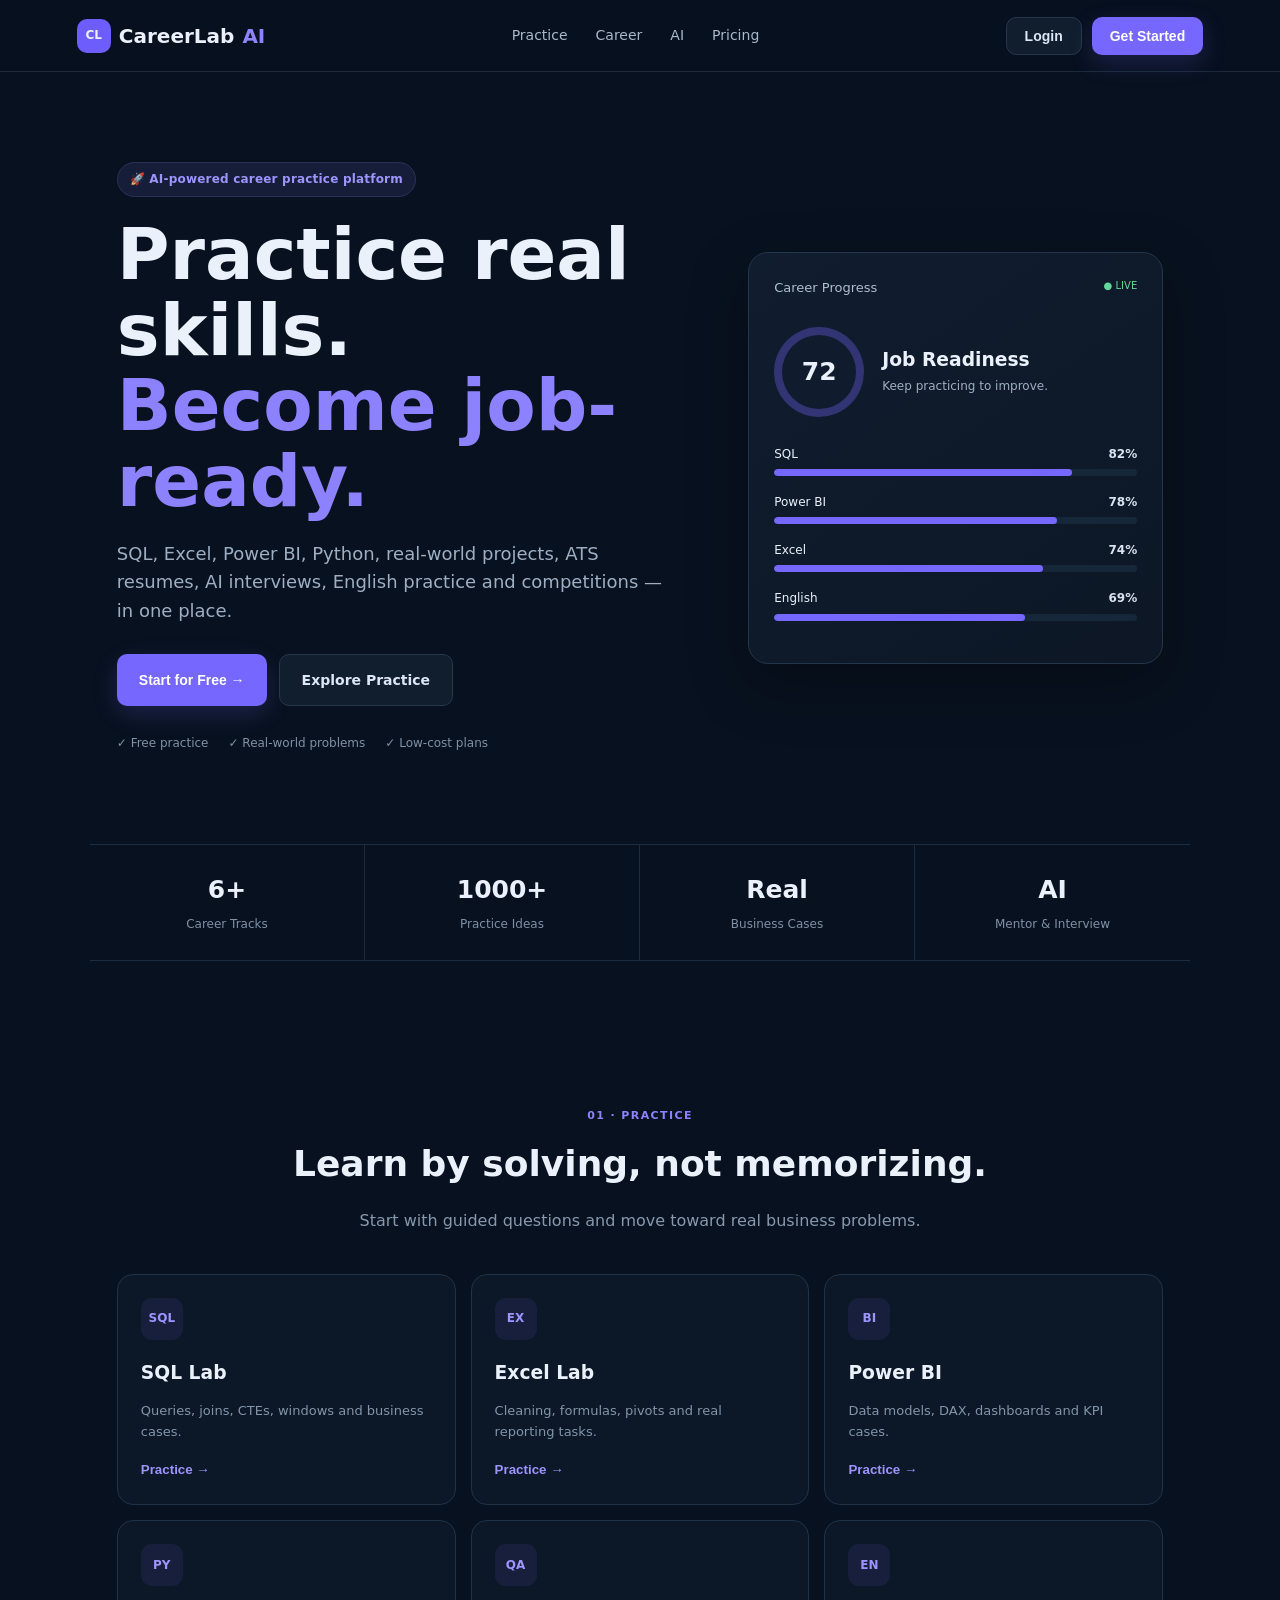
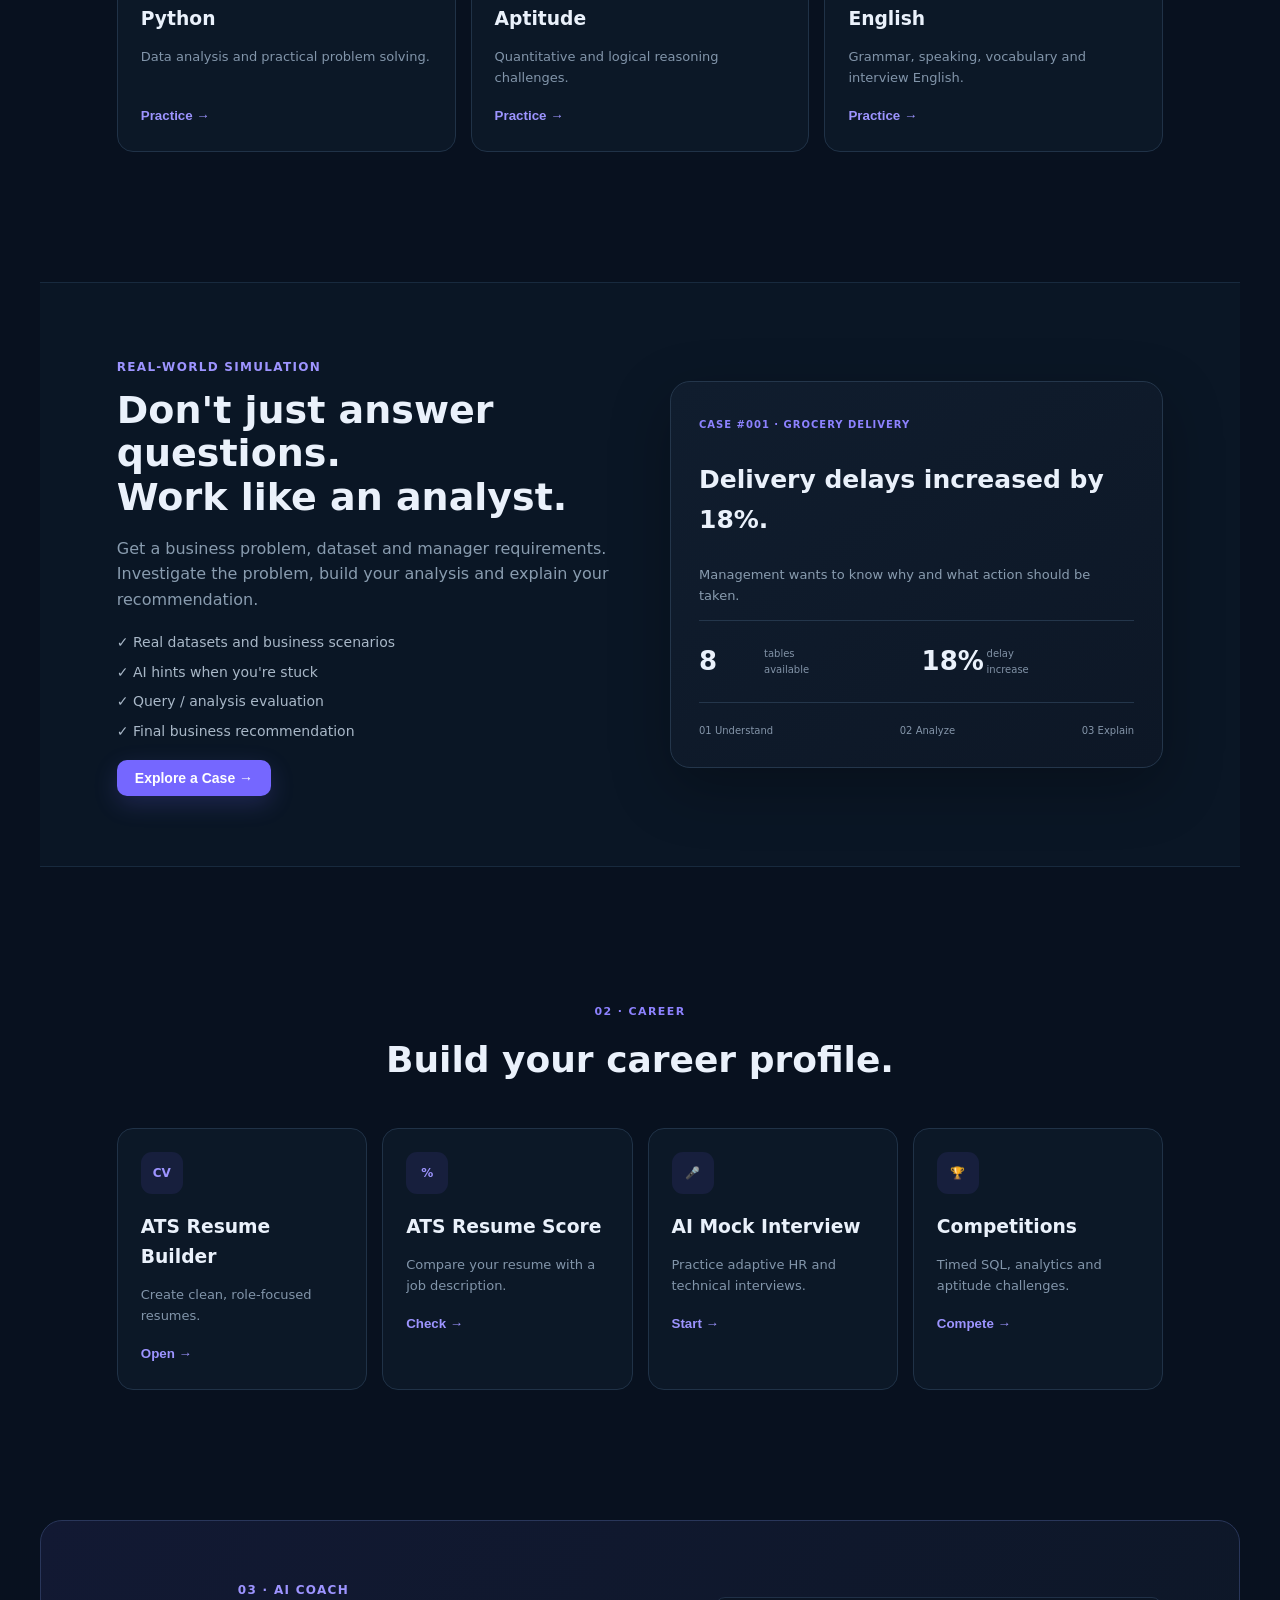
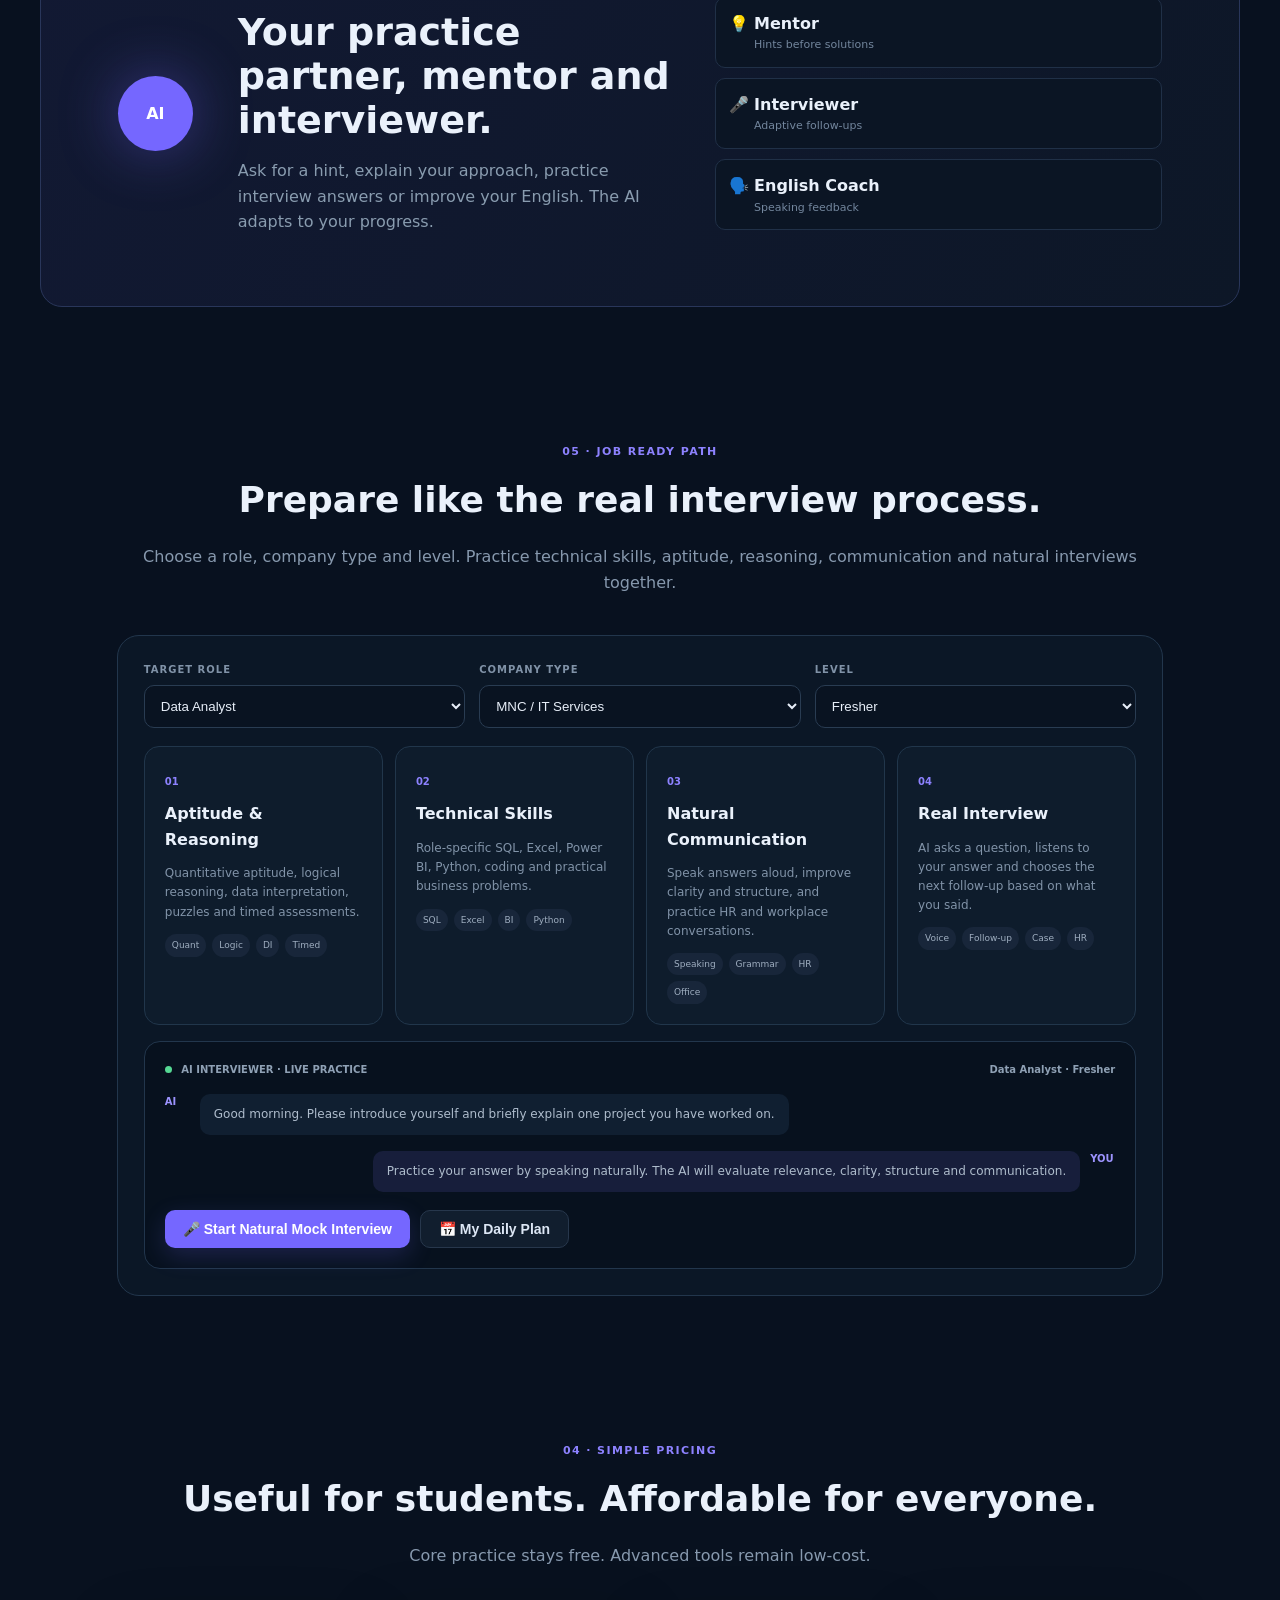
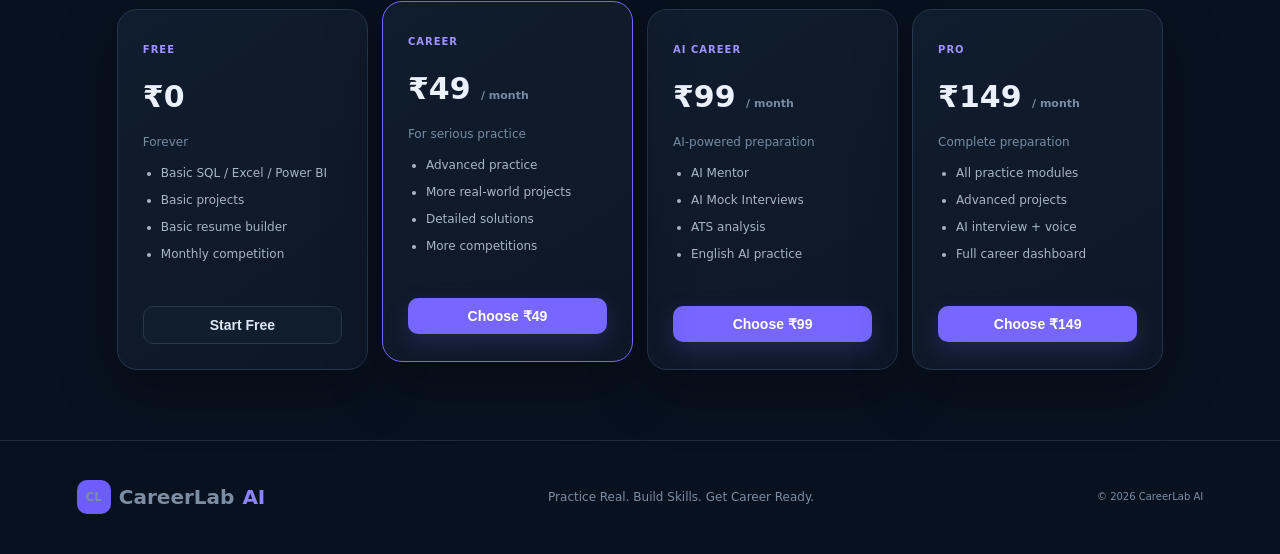
<file: index.html>
<!DOCTYPE html>
<html lang="en">
<head>
  <meta charset="UTF-8">
  <meta name="viewport" content="width=device-width, initial-scale=1.0">
  <title>CareerLab AI — Practice Real. Build Skills.</title>
  <link rel="stylesheet" href="style.css">
</head>
<body>
  <header class="topbar">
    <a class="brand" href="index.html"><span>CL</span> CareerLab <b>AI</b></a>
    <nav>
      <a href="#practice">Practice</a>
      <a href="#career">Career</a>
      <a href="#ai">AI</a>
      <a href="#pricing">Pricing</a>
    </nav>
    <div class="actions">
      <button class="btn ghost" onclick="openModal('login')">Login</button>
      <button class="btn primary" onclick="openModal('signup')">Get Started</button>
    </div>
  </header>

  <main>
    <section class="hero">
      <div class="hero-copy">
        <div class="pill">🚀 AI-powered career practice platform</div>
        <h1>Practice real skills.<br><em>Become job-ready.</em></h1>
        <p>SQL, Excel, Power BI, Python, real-world projects, ATS resumes, AI interviews, English practice and competitions — in one place.</p>
        <div class="hero-buttons">
          <button class="btn primary big" onclick="openModal('signup')">Start for Free →</button>
          <a class="btn ghost big" href="#practice">Explore Practice</a>
        </div>
        <div class="trust"><span>✓ Free practice</span><span>✓ Real-world problems</span><span>✓ Low-cost plans</span></div>
      </div>
      <div class="hero-card">
        <div class="card-head"><span>Career Progress</span><span class="live">● LIVE</span></div>
        <div class="progress-main">
          <div class="circle"><strong>72</strong><small>%</small></div>
          <div><h3>Job Readiness</h3><p>Keep practicing to improve.</p></div>
        </div>
        <div class="skill"><span>SQL</span><b>82%</b><i><u style="width:82%"></u></i></div>
        <div class="skill"><span>Power BI</span><b>78%</b><i><u style="width:78%"></u></i></div>
        <div class="skill"><span>Excel</span><b>74%</b><i><u style="width:74%"></u></i></div>
        <div class="skill"><span>English</span><b>69%</b><i><u style="width:69%"></u></i></div>
      </div>
    </section>

    <section class="stats">
      <div><strong>6+</strong><span>Career Tracks</span></div>
      <div><strong>1000+</strong><span>Practice Ideas</span></div>
      <div><strong>Real</strong><span>Business Cases</span></div>
      <div><strong>AI</strong><span>Mentor & Interview</span></div>
    </section>

    <section id="practice" class="section">
      <div class="section-title"><span>01 · PRACTICE</span><h2>Learn by solving, not memorizing.</h2><p>Start with guided questions and move toward real business problems.</p></div>
      <div class="grid six">
        <article class="feature"><div class="icon">SQL</div><h3>SQL Lab</h3><p>Queries, joins, CTEs, windows and business cases.</p><button onclick="toast('SQL Lab is coming in Phase 2')">Practice →</button></article>
        <article class="feature"><div class="icon">EX</div><h3>Excel Lab</h3><p>Cleaning, formulas, pivots and real reporting tasks.</p><button onclick="toast('Excel Lab is coming in Phase 2')">Practice →</button></article>
        <article class="feature"><div class="icon">BI</div><h3>Power BI</h3><p>Data models, DAX, dashboards and KPI cases.</p><button onclick="toast('Power BI Lab is coming in Phase 2')">Practice →</button></article>
        <article class="feature"><div class="icon">PY</div><h3>Python</h3><p>Data analysis and practical problem solving.</p><button onclick="toast('Python Lab is coming in Phase 2')">Practice →</button></article>
        <article class="feature"><div class="icon">QA</div><h3>Aptitude</h3><p>Quantitative and logical reasoning challenges.</p><button onclick="toast('Aptitude is coming in Phase 2')">Practice →</button></article>
        <article class="feature"><div class="icon">EN</div><h3>English</h3><p>Grammar, speaking, vocabulary and interview English.</p><button onclick="toast('English practice is coming in Phase 4')">Practice →</button></article>
      </div>
    </section>

    <section class="case-section">
      <div>
        <span class="eyebrow">REAL-WORLD SIMULATION</span>
        <h2>Don't just answer questions.<br>Work like an analyst.</h2>
        <p>Get a business problem, dataset and manager requirements. Investigate the problem, build your analysis and explain your recommendation.</p>
        <ul>
          <li>✓ Real datasets and business scenarios</li>
          <li>✓ AI hints when you're stuck</li>
          <li>✓ Query / analysis evaluation</li>
          <li>✓ Final business recommendation</li>
        </ul>
        <button class="btn primary" onclick="openModal('signup')">Explore a Case →</button>
      </div>
      <div class="case-card">
        <span class="case-tag">CASE #001 · GROCERY DELIVERY</span>
        <h3>Delivery delays increased by 18%.</h3>
        <p>Management wants to know why and what action should be taken.</p>
        <div class="dataset"><b>8</b><span>tables<br>available</span><b>18%</b><span>delay<br>increase</span></div>
        <div class="case-steps"><span>01 Understand</span><span>02 Analyze</span><span>03 Explain</span></div>
      </div>
    </section>

    <section id="career" class="section">
      <div class="section-title"><span>02 · CAREER</span><h2>Build your career profile.</h2></div>
      <div class="grid four">
        <article class="feature"><div class="icon">CV</div><h3>ATS Resume Builder</h3><p>Create clean, role-focused resumes.</p><button onclick="toast('ATS Resume Builder will be connected in Phase 4')">Open →</button></article>
        <article class="feature"><div class="icon">%</div><h3>ATS Resume Score</h3><p>Compare your resume with a job description.</p><button onclick="toast('ATS Checker will be connected in Phase 4')">Check →</button></article>
        <article class="feature"><div class="icon">🎤</div><h3>AI Mock Interview</h3><p>Practice adaptive HR and technical interviews.</p><button onclick="toast('AI Interview will be connected in Phase 5')">Start →</button></article>
        <article class="feature"><div class="icon">🏆</div><h3>Competitions</h3><p>Timed SQL, analytics and aptitude challenges.</p><button onclick="toast('Competitions will be connected in Phase 6')">Compete →</button></article>
      </div>
    </section>

    <section id="ai" class="ai-section">
      <div class="ai-orb">AI</div>
      <div><span class="eyebrow">03 · AI COACH</span><h2>Your practice partner, mentor and interviewer.</h2><p>Ask for a hint, explain your approach, practice interview answers or improve your English. The AI adapts to your progress.</p></div>
      <div class="ai-list"><div>💡 <b>Mentor</b><span>Hints before solutions</span></div><div>🎤 <b>Interviewer</b><span>Adaptive follow-ups</span></div><div>🗣️ <b>English Coach</b><span>Speaking feedback</span></div></div>
    </section>


    <section id="jobready" class="section">
      <div class="section-title">
        <span>05 · JOB READY PATH</span>
        <h2>Prepare like the real interview process.</h2>
        <p>Choose a role, company type and level. Practice technical skills, aptitude, reasoning, communication and natural interviews together.</p>
      </div>

      <div class="prep-panel">
        <div class="prep-controls">
          <div>
            <label>TARGET ROLE</label>
            <select id="roleSelect" onchange="updatePrep()">
              <option>Data Analyst</option>
              <option>Business Analyst</option>
              <option>MIS Executive</option>
              <option>Operations Analyst</option>
              <option>Software / Technical</option>
            </select>
          </div>
          <div>
            <label>COMPANY TYPE</label>
            <select id="companySelect" onchange="updatePrep()">
              <option>MNC / IT Services</option>
              <option>Product Company</option>
              <option>E-commerce</option>
              <option>Fintech / BFSI</option>
              <option>Startup</option>
            </select>
          </div>
          <div>
            <label>LEVEL</label>
            <select id="levelSelect" onchange="updatePrep()">
              <option>Fresher</option>
              <option>0–1 Year</option>
              <option>1–3 Years</option>
            </select>
          </div>
        </div>

        <div class="prep-grid">
          <div class="prep-card">
            <span class="prep-number">01</span>
            <h3>Aptitude & Reasoning</h3>
            <p>Quantitative aptitude, logical reasoning, data interpretation, puzzles and timed assessments.</p>
            <div class="mini-tags"><span>Quant</span><span>Logic</span><span>DI</span><span>Timed</span></div>
          </div>
          <div class="prep-card">
            <span class="prep-number">02</span>
            <h3>Technical Skills</h3>
            <p>Role-specific SQL, Excel, Power BI, Python, coding and practical business problems.</p>
            <div class="mini-tags"><span>SQL</span><span>Excel</span><span>BI</span><span>Python</span></div>
          </div>
          <div class="prep-card">
            <span class="prep-number">03</span>
            <h3>Natural Communication</h3>
            <p>Speak answers aloud, improve clarity and structure, and practice HR and workplace conversations.</p>
            <div class="mini-tags"><span>Speaking</span><span>Grammar</span><span>HR</span><span>Office</span></div>
          </div>
          <div class="prep-card">
            <span class="prep-number">04</span>
            <h3>Real Interview</h3>
            <p>AI asks a question, listens to your answer and chooses the next follow-up based on what you said.</p>
            <div class="mini-tags"><span>Voice</span><span>Follow-up</span><span>Case</span><span>HR</span></div>
          </div>
        </div>

        <div class="interview-preview">
          <div class="interview-head">
            <div><span class="live-dot"></span> AI INTERVIEWER · LIVE PRACTICE</div>
            <span id="prepRole">Data Analyst · Fresher</span>
          </div>
          <div class="chat-line ai"><b>AI</b><p>Good morning. Please introduce yourself and briefly explain one project you have worked on.</p></div>
          <div class="chat-line user"><b>YOU</b><p>Practice your answer by speaking naturally. The AI will evaluate relevance, clarity, structure and communication.</p></div>
          <div class="interview-actions">
            <button class="btn primary" onclick="openInterview()">🎤 Start Natural Mock Interview</button>
            <button class="btn ghost" onclick="toast('Daily preparation plan will be available in the dashboard.')">📅 My Daily Plan</button>
          </div>
        </div>
      </div>
    </section>

    <section id="pricing" class="section pricing">
      <div class="section-title"><span>04 · SIMPLE PRICING</span><h2>Useful for students. Affordable for everyone.</h2><p>Core practice stays free. Advanced tools remain low-cost.</p></div>
      <div class="pricing-grid">
        <article class="price-card"><span class="plan">FREE</span><h3>₹0</h3><p>Forever</p><ul><li>Basic SQL / Excel / Power BI</li><li>Basic projects</li><li>Basic resume builder</li><li>Monthly competition</li></ul><button class="btn ghost" onclick="openModal('signup')">Start Free</button></article>
        <article class="price-card featured"><span class="plan">CAREER</span><h3>₹49 <small>/ month</small></h3><p>For serious practice</p><ul><li>Advanced practice</li><li>More real-world projects</li><li>Detailed solutions</li><li>More competitions</li></ul><button class="btn primary" onclick="toast('Payments will be connected after the MVP')">Choose ₹49</button></article>
        <article class="price-card"><span class="plan">AI CAREER</span><h3>₹99 <small>/ month</small></h3><p>AI-powered preparation</p><ul><li>AI Mentor</li><li>AI Mock Interviews</li><li>ATS analysis</li><li>English AI practice</li></ul><button class="btn primary" onclick="toast('Payments will be connected after the MVP')">Choose ₹99</button></article>
        <article class="price-card"><span class="plan">PRO</span><h3>₹149 <small>/ month</small></h3><p>Complete preparation</p><ul><li>All practice modules</li><li>Advanced projects</li><li>AI interview + voice</li><li>Full career dashboard</li></ul><button class="btn primary" onclick="toast('Payments will be connected after the MVP')">Choose ₹149</button></article>
      </div>
    </section>
  </main>

  <footer><div class="brand"><span>CL</span> CareerLab <b>AI</b></div><p>Practice Real. Build Skills. Get Career Ready.</p><small>© 2026 CareerLab AI</small></footer>

  <div id="modal" class="modal" onclick="closeModal(event)">
    <div class="modal-box" onclick="event.stopPropagation()">
      <button class="close" onclick="closeModal()">×</button>
      <div id="modalContent"></div>
    </div>
  </div>
  <div id="toast" class="toast"></div>
  <script src="app.js"></script>
</body>
</html>
</file>
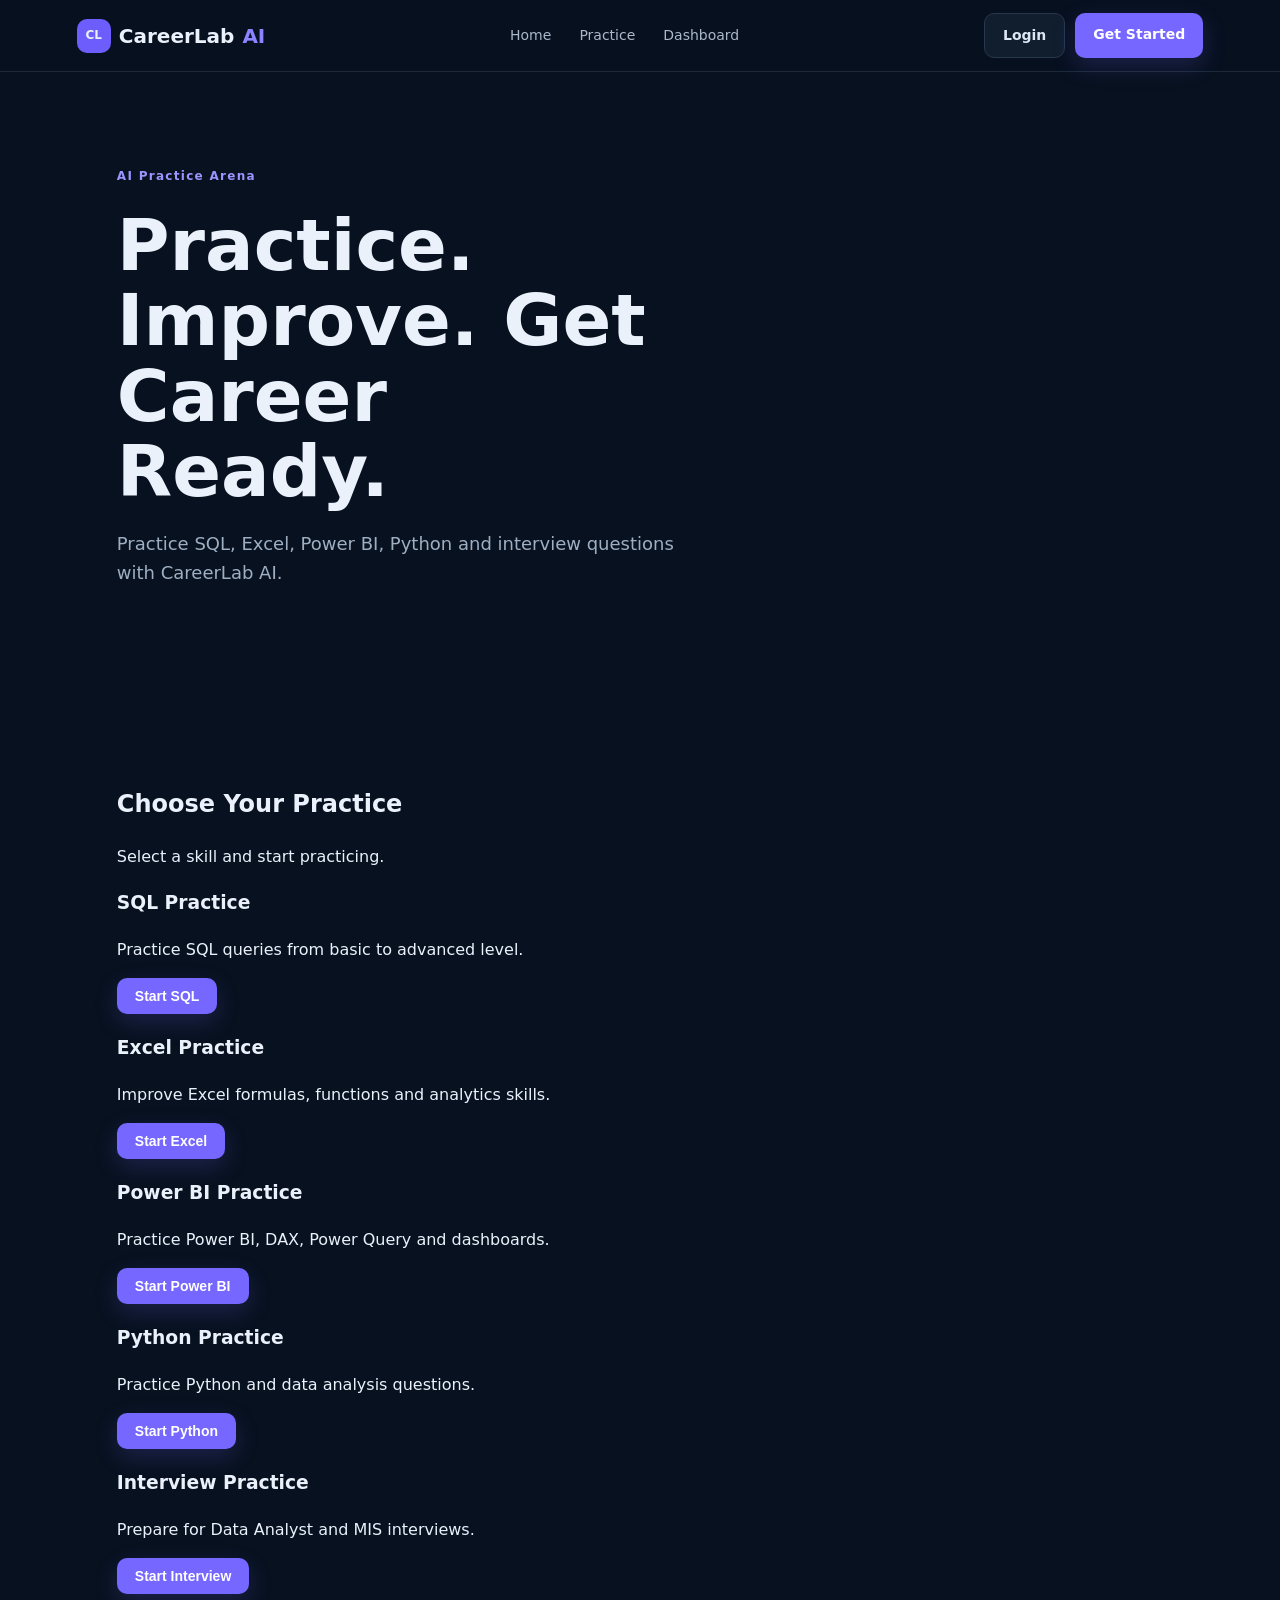
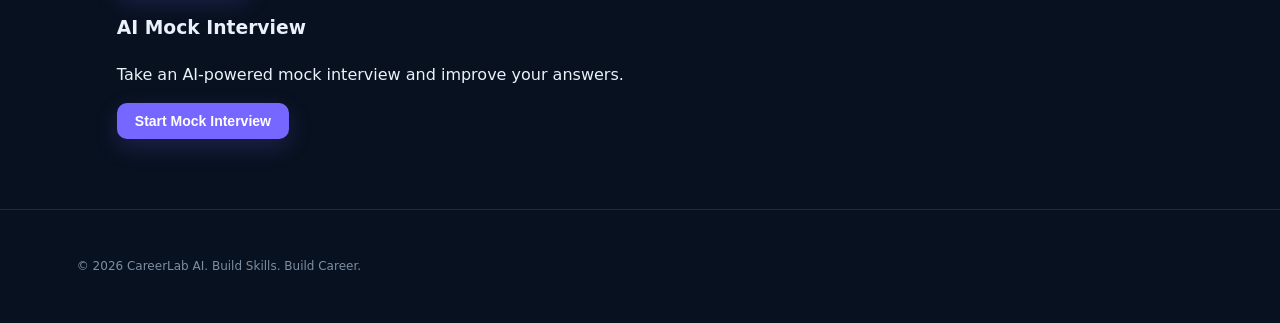
<file: practice/practice.html>
<!DOCTYPE html>
<html lang="en">
<head>
    <meta charset="UTF-8">
    <meta name="viewport" content="width=device-width, initial-scale=1.0">
    <title>Practice - CareerLab AI</title>

    <link rel="stylesheet" href="../style.css">
</head>

<body>

<header class="topbar">

    <a href="../index.html" class="brand">
        <span>CL</span> CareerLab <b>AI</b>
    </a>

    <nav>
        <a href="../index.html">Home</a>
        <a href="practice.html">Practice</a>
        <a href="../dashboard/dashboard.html">Dashboard</a>
    </nav>

    <div class="actions">
        <a href="../auth/login.html" class="btn ghost">Login</a>
        <a href="../auth/register.html" class="btn primary">Get Started</a>
    </div>

</header>


<main>

    <section class="hero">

        <div class="hero-copy">

            <span class="eyebrow">AI Practice Arena</span>

            <h1>
                Practice. Improve.
                <span>Get Career Ready.</span>
            </h1>

            <p>
                Practice SQL, Excel, Power BI, Python and interview
                questions with CareerLab AI.
            </p>

        </div>

    </section>


    <section class="section">

        <h2>Choose Your Practice</h2>

        <p>
            Select a skill and start practicing.
        </p>


        <div class="cards">

            <div class="card">
                <h3>SQL Practice</h3>
                <p>
                    Practice SQL queries from basic to advanced level.
                </p>
                <button class="btn primary">
                    Start SQL
                </button>
            </div>


            <div class="card">
                <h3>Excel Practice</h3>
                <p>
                    Improve Excel formulas, functions and analytics skills.
                </p>
                <button class="btn primary">
                    Start Excel
                </button>
            </div>


            <div class="card">
                <h3>Power BI Practice</h3>
                <p>
                    Practice Power BI, DAX, Power Query and dashboards.
                </p>
                <button class="btn primary">
                    Start Power BI
                </button>
            </div>


            <div class="card">
                <h3>Python Practice</h3>
                <p>
                    Practice Python and data analysis questions.
                </p>
                <button class="btn primary">
                    Start Python
                </button>
            </div>


            <div class="card">
                <h3>Interview Practice</h3>
                <p>
                    Prepare for Data Analyst and MIS interviews.
                </p>
                <button class="btn primary">
                    Start Interview
                </button>
            </div>


            <div class="card">
                <h3>AI Mock Interview</h3>
                <p>
                    Take an AI-powered mock interview and improve your answers.
                </p>
                <button class="btn primary">
                    Start Mock Interview
                </button>
            </div>

        </div>

    </section>

</main>


<footer>
    <p>© 2026 CareerLab AI. Build Skills. Build Career.</p>
</footer>

</body>
</html>
</file>
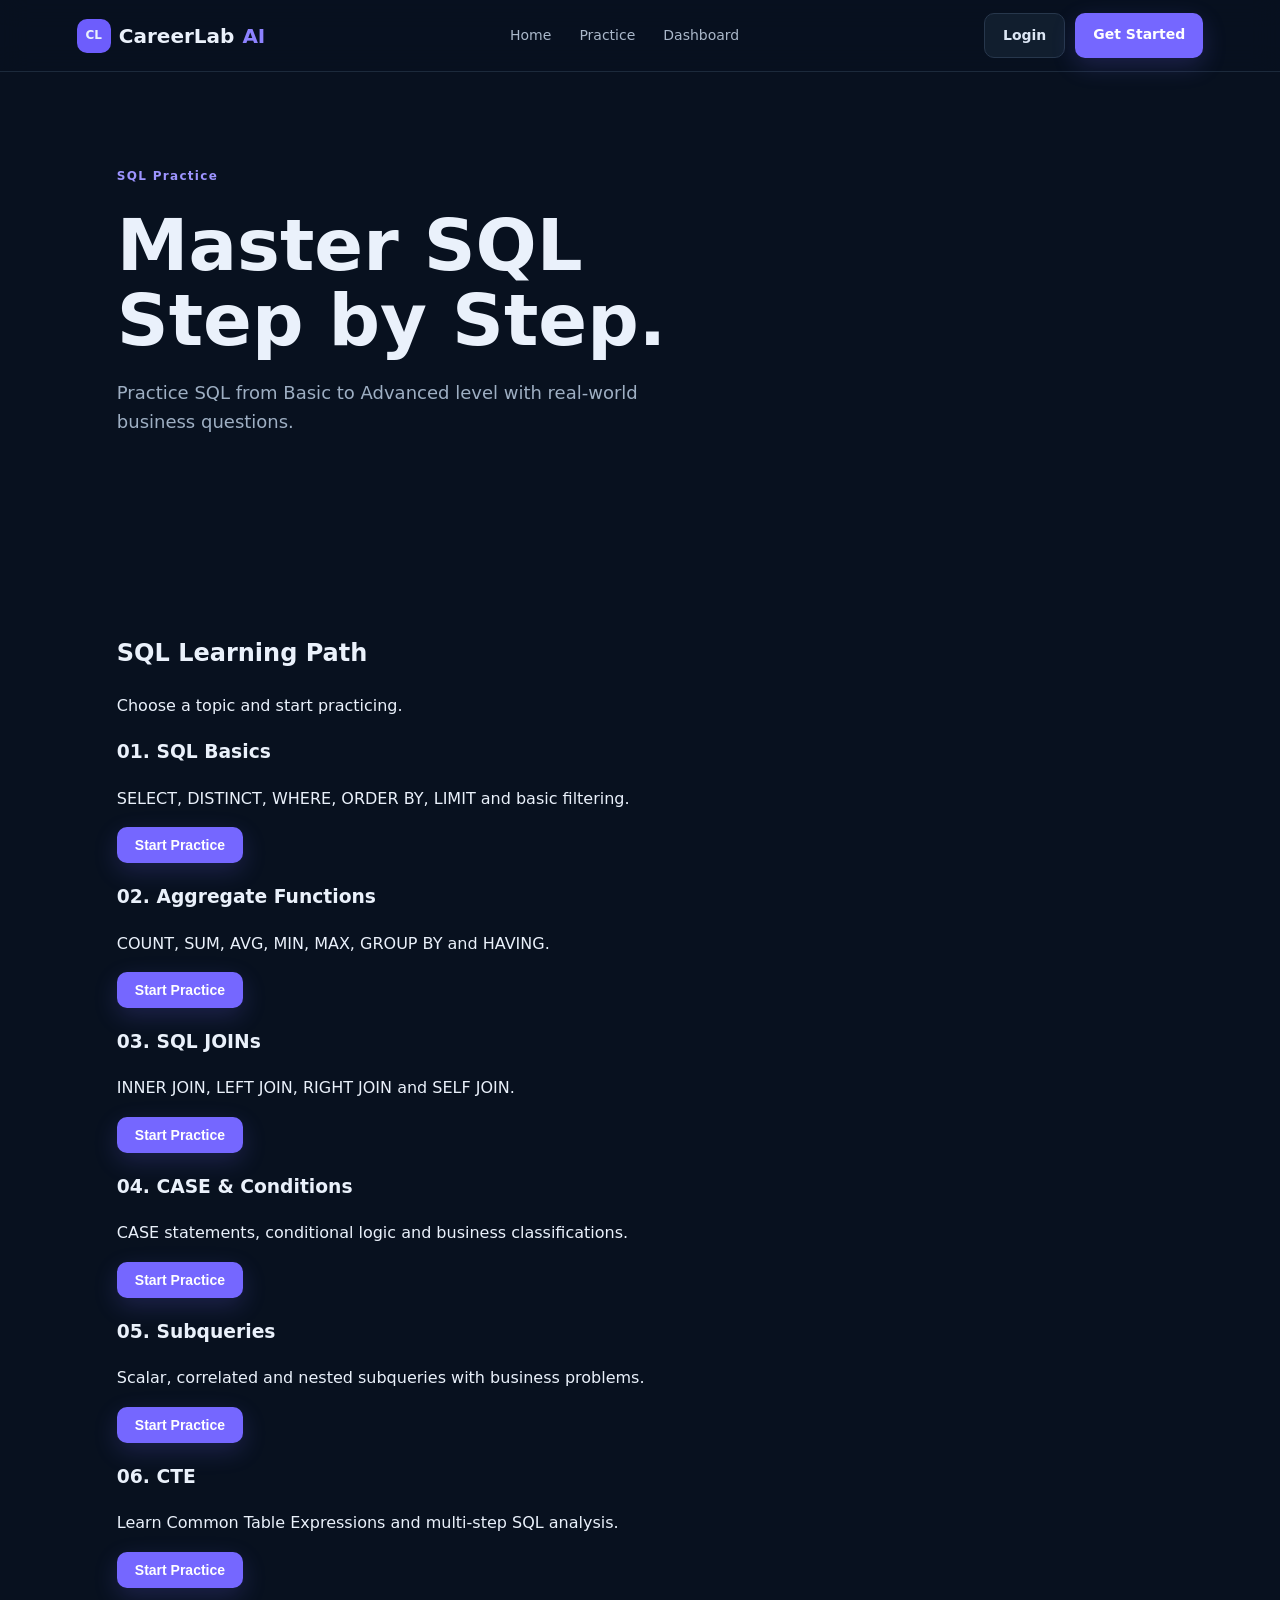
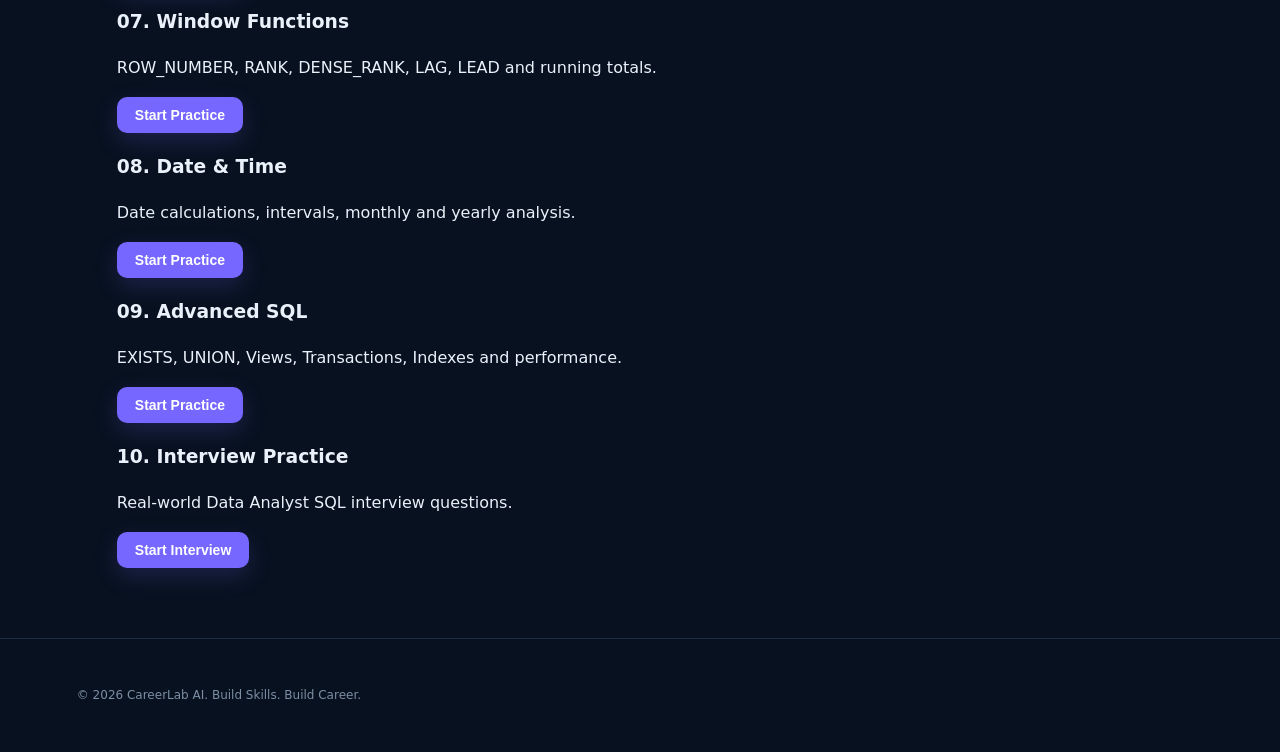
<file: practice/sql.html>
<!DOCTYPE html>
<html lang="en">
<head>
    <meta charset="UTF-8">
    <meta name="viewport" content="width=device-width, initial-scale=1.0">

    <title>SQL Practice - CareerLab AI</title>

    <link rel="stylesheet" href="../style.css">
</head>

<body>

<header class="topbar">

    <a href="../index.html" class="brand">
        <span>CL</span> CareerLab <b>AI</b>
    </a>

    <nav>
        <a href="../index.html">Home</a>
        <a href="practice.html">Practice</a>
        <a href="../dashboard/dashboard.html">Dashboard</a>
    </nav>

    <div class="actions">
        <a href="../auth/login.html" class="btn ghost">Login</a>
        <a href="../auth/register.html" class="btn primary">
            Get Started
        </a>
    </div>

</header>


<main>

    <section class="hero">

        <div class="hero-copy">

            <span class="eyebrow">SQL Practice</span>

            <h1>
                Master SQL
                <span>Step by Step.</span>
            </h1>

            <p>
                Practice SQL from Basic to Advanced level
                with real-world business questions.
            </p>

        </div>

    </section>


    <section class="section">

        <h2>SQL Learning Path</h2>

        <p>
            Choose a topic and start practicing.
        </p>


        <div class="cards">

            <div class="card">
                <h3>01. SQL Basics</h3>
                <p>
                    SELECT, DISTINCT, WHERE, ORDER BY,
                    LIMIT and basic filtering.
                </p>

                <button class="btn primary">
                    Start Practice
                </button>
            </div>


            <div class="card">
                <h3>02. Aggregate Functions</h3>
                <p>
                    COUNT, SUM, AVG, MIN, MAX,
                    GROUP BY and HAVING.
                </p>

                <button class="btn primary">
                    Start Practice
                </button>
            </div>


            <div class="card">
                <h3>03. SQL JOINs</h3>
                <p>
                    INNER JOIN, LEFT JOIN, RIGHT JOIN
                    and SELF JOIN.
                </p>

                <button class="btn primary">
                    Start Practice
                </button>
            </div>


            <div class="card">
                <h3>04. CASE & Conditions</h3>
                <p>
                    CASE statements, conditional logic
                    and business classifications.
                </p>

                <button class="btn primary">
                    Start Practice
                </button>
            </div>


            <div class="card">
                <h3>05. Subqueries</h3>
                <p>
                    Scalar, correlated and nested
                    subqueries with business problems.
                </p>

                <button class="btn primary">
                    Start Practice
                </button>
            </div>


            <div class="card">
                <h3>06. CTE</h3>
                <p>
                    Learn Common Table Expressions
                    and multi-step SQL analysis.
                </p>

                <button class="btn primary">
                    Start Practice
                </button>
            </div>


            <div class="card">
                <h3>07. Window Functions</h3>
                <p>
                    ROW_NUMBER, RANK, DENSE_RANK,
                    LAG, LEAD and running totals.
                </p>

                <button class="btn primary">
                    Start Practice
                </button>
            </div>


            <div class="card">
                <h3>08. Date & Time</h3>
                <p>
                    Date calculations, intervals,
                    monthly and yearly analysis.
                </p>

                <button class="btn primary">
                    Start Practice
                </button>
            </div>


            <div class="card">
                <h3>09. Advanced SQL</h3>
                <p>
                    EXISTS, UNION, Views, Transactions,
                    Indexes and performance.
                </p>

                <button class="btn primary">
                    Start Practice
                </button>
            </div>


            <div class="card">
                <h3>10. Interview Practice</h3>
                <p>
                    Real-world Data Analyst SQL
                    interview questions.
                </p>

                <button class="btn primary">
                    Start Interview
                </button>
            </div>

        </div>

    </section>

</main>


<footer>
    <p>© 2026 CareerLab AI. Build Skills. Build Career.</p>
</footer>


</body>
</html>
</file>
<file: style.css>
*{box-sizing:border-box}html{scroll-behavior:smooth}body{margin:0;font-family:Inter,system-ui,-apple-system,Segoe UI,sans-serif;background:#08111f;color:#eaf1fb;line-height:1.6}a{text-decoration:none;color:inherit}.topbar{height:72px;display:flex;align-items:center;justify-content:space-between;padding:0 6%;border-bottom:1px solid #1c2a3b;background:#08111feF;position:sticky;top:0;z-index:10;backdrop-filter:blur(14px)}.brand{font-size:20px;font-weight:800;display:flex;align-items:center;gap:8px}.brand span{display:grid;place-items:center;width:34px;height:34px;border-radius:10px;background:#6d5dfc;font-size:12px}.brand b{color:#8d82ff}.topbar nav{display:flex;gap:28px;color:#aab8ca;font-size:14px}.topbar nav a:hover{color:#fff}.actions{display:flex;gap:10px}.btn{border:0;border-radius:10px;padding:10px 18px;font-weight:700;cursor:pointer;font-size:14px}.btn.primary{background:#7567ff;color:#fff;box-shadow:0 8px 24px #7567ff33}.btn.ghost{background:#111e2e;color:#dce6f4;border:1px solid #27374c}.btn.big{padding:14px 22px}.hero{max-width:1200px;margin:auto;padding:90px 6%;display:grid;grid-template-columns:1.15fr .85fr;gap:70px;align-items:center}.pill,.eyebrow{display:inline-block;color:#9d94ff;font-size:12px;font-weight:800;letter-spacing:1.3px}.pill{background:#161d38;border:1px solid #2c3158;border-radius:99px;padding:7px 12px;letter-spacing:.2px}.hero h1{font-size:clamp(42px,6vw,72px);line-height:1.05;margin:20px 0}.hero h1 em{font-style:normal;color:#8c82ff}.hero p{color:#9eafc3;font-size:18px;max-width:650px}.hero-buttons{display:flex;gap:12px;margin:28px 0}.trust{display:flex;gap:20px;flex-wrap:wrap;color:#7f91a6;font-size:12px}.hero-card,.case-card,.price-card{background:linear-gradient(145deg,#101d2e,#0d1726);border:1px solid #24364b;border-radius:20px;box-shadow:0 20px 60px #0004}.hero-card{padding:25px}.card-head{display:flex;justify-content:space-between;color:#aebed0;font-size:13px}.live{color:#62d89c;font-size:10px}.progress-main{display:flex;gap:18px;align-items:center;margin:28px 0}.circle{width:90px;height:90px;border-radius:50%;display:grid;place-items:center;border:8px solid #7567ff55;background:#111b2e}.circle strong{font-size:25px}.circle small{display:none}.progress-main h3{margin:0}.progress-main p{margin:2px 0;font-size:12px}.skill{display:grid;grid-template-columns:1fr auto;gap:5px;margin:17px 0;font-size:12px}.skill b{color:#d9e2ef}.skill i{grid-column:1/-1;height:7px;background:#17273a;border-radius:10px;overflow:hidden}.skill u{display:block;height:100%;background:#7567ff;border-radius:10px}.stats{display:grid;grid-template-columns:repeat(4,1fr);max-width:1100px;margin:0 auto 70px;border-top:1px solid #1c2c40;border-bottom:1px solid #1c2c40}.stats div{padding:25px;text-align:center;border-right:1px solid #1c2c40}.stats div:last-child{border:0}.stats strong{display:block;font-size:25px}.stats span{font-size:12px;color:#7f91a6}.section{max-width:1200px;margin:auto;padding:70px 6%}.section-title{text-align:center;margin-bottom:40px}.section-title span{color:#8d82ff;font-size:11px;font-weight:800;letter-spacing:1.4px}.section-title h2{font-size:36px;margin:8px 0}.section-title p{color:#8799ae}.grid{display:grid;gap:15px}.six{grid-template-columns:repeat(3,1fr)}.four{grid-template-columns:repeat(4,1fr)}.feature{background:#0c1827;border:1px solid #203247;border-radius:16px;padding:23px;transition:.2s}.feature:hover{transform:translateY(-3px);border-color:#3c4e68}.icon{width:42px;height:42px;border-radius:11px;background:#171f3d;color:#9d94ff;display:grid;place-items:center;font-size:12px;font-weight:900;margin-bottom:18px}.feature h3{margin:0 0 7px}.feature p{color:#8295aa;font-size:13px;min-height:42px}.feature button{border:0;background:none;color:#9d94ff;padding:0;font-weight:800;cursor:pointer}.case-section{max-width:1200px;margin:60px auto;padding:70px 6%;display:grid;grid-template-columns:1fr 1fr;gap:60px;align-items:center;background:#0a1625;border-top:1px solid #182a3e;border-bottom:1px solid #182a3e}.case-section h2,.ai-section h2{font-size:38px;line-height:1.15;margin:10px 0}.case-section p,.ai-section p{color:#899caf}.case-section ul{padding:0;list-style:none;color:#a9b8c8;font-size:14px;line-height:2.1}.case-card{padding:28px}.case-tag{font-size:10px;color:#8d82ff;font-weight:800;letter-spacing:1px}.case-card h3{font-size:25px}.case-card p{font-size:13px}.dataset{display:grid;grid-template-columns:55px 1fr 55px 1fr;gap:10px;align-items:center;border-top:1px solid #24364b;border-bottom:1px solid #24364b;padding:20px 0}.dataset b{font-size:26px}.dataset span{font-size:10px;color:#8192a6}.case-steps{display:flex;justify-content:space-between;margin-top:20px;font-size:10px;color:#8495a9}.ai-section{max-width:1200px;margin:60px auto;padding:55px 6%;display:grid;grid-template-columns:90px 1fr 1fr;gap:30px;align-items:center;background:linear-gradient(120deg,#121933,#0d1727);border:1px solid #29365a;border-radius:22px}.ai-orb{width:75px;height:75px;border-radius:50%;display:grid;place-items:center;background:#7567ff;color:#fff;font-weight:900;box-shadow:0 0 60px #7567ff66}.ai-list{display:grid;gap:10px}.ai-list div{background:#0b1524;border:1px solid #203047;padding:13px;border-radius:10px}.ai-list span{display:block;margin-left:25px;color:#73869d;font-size:11px}.pricing-grid{display:grid;grid-template-columns:repeat(4,1fr);gap:14px}.price-card{padding:25px}.price-card.featured{border-color:#7567ff;transform:translateY(-8px)}.plan{font-size:10px;color:#9d94ff;font-weight:900;letter-spacing:1px}.price-card h3{font-size:30px;margin:12px 0 0}.price-card h3 small{font-size:11px;color:#788ba0}.price-card p{color:#778ba2;font-size:12px}.price-card ul{padding-left:18px;color:#a7b5c5;font-size:12px;min-height:130px}.price-card li{margin:8px 0}.price-card .btn{width:100%}footer{border-top:1px solid #1d2c3e;padding:35px 6%;display:flex;align-items:center;justify-content:space-between;color:#7c8ea4}footer p{font-size:12px}footer small{font-size:10px}.modal{display:none;position:fixed;inset:0;background:#0009;z-index:20;align-items:center;justify-content:center;padding:20px}.modal.show{display:flex}.modal-box{width:min(430px,100%);background:#0d1928;border:1px solid #2a3b51;border-radius:18px;padding:28px;position:relative}.close{position:absolute;right:15px;top:12px;background:none;border:0;color:#91a1b4;font-size:28px;cursor:pointer}.modal-box h2{margin-top:0}.field{margin:12px 0}.field label{display:block;font-size:11px;color:#91a1b4;margin-bottom:5px}.field input{width:100%;padding:12px;border-radius:9px;border:1px solid #2a3b51;background:#091321;color:#fff;outline:none}.modal-box .btn{width:100%;margin-top:10px}.toast{position:fixed;bottom:25px;right:25px;background:#17253a;border:1px solid #334861;padding:12px 17px;border-radius:10px;display:none;z-index:30;font-size:13px}.toast.show{display:block}@media(max-width:900px){.hero,.case-section,.ai-section{grid-template-columns:1fr}.four{grid-template-columns:repeat(2,1fr)}.six{grid-template-columns:repeat(2,1fr)}.pricing-grid{grid-template-columns:repeat(2,1fr)}.topbar nav{display:none}}@media(max-width:600px){.hero{padding-top:55px}.stats{grid-template-columns:repeat(2,1fr)}.stats div:nth-child(2){border-right:0}.six,.four,.pricing-grid{grid-template-columns:1fr}.price-card.featured{transform:none}.hero-buttons{flex-direction:column}.ai-section{padding:35px 6%}footer{flex-direction:column;gap:10px;text-align:center}}


/* JOB READY PATH */
.prep-panel{background:#0b1726;border:1px solid #22364c;border-radius:22px;padding:26px}
.prep-controls{display:grid;grid-template-columns:repeat(3,1fr);gap:14px;margin-bottom:18px}
.prep-controls label{display:block;font-size:10px;font-weight:800;letter-spacing:1px;color:#8092a7;margin-bottom:7px}
.prep-controls select{width:100%;padding:12px;border-radius:10px;border:1px solid #293c52;background:#091321;color:#e7eef8;outline:none}
.prep-grid{display:grid;grid-template-columns:repeat(4,1fr);gap:12px}
.prep-card{padding:20px;background:#0e1c2c;border:1px solid #21364b;border-radius:15px}
.prep-number{font-size:10px;color:#8d82ff;font-weight:900}
.prep-card h3{font-size:16px;margin:8px 0}
.prep-card p{font-size:12px;color:#8193a8;min-height:58px}
.mini-tags{display:flex;gap:6px;flex-wrap:wrap}
.mini-tags span{font-size:9px;padding:4px 7px;background:#18263a;color:#9faec0;border-radius:99px}
.interview-preview{margin-top:16px;padding:20px;background:#07111e;border:1px solid #22364c;border-radius:16px}
.interview-head{display:flex;justify-content:space-between;gap:10px;flex-wrap:wrap;color:#8fa1b5;font-size:10px;font-weight:800}
.live-dot{display:inline-block;width:7px;height:7px;border-radius:50%;background:#56d994;margin-right:6px}
.chat-line{display:flex;gap:10px;align-items:flex-start;margin-top:16px}
.chat-line b{font-size:10px;color:#9d94ff;min-width:25px}
.chat-line p{margin:0;padding:11px 14px;border-radius:10px;background:#101f31;color:#aebccc;font-size:12px;max-width:760px}
.chat-line.user{justify-content:flex-end}.chat-line.user b{order:2}.chat-line.user p{background:#171e3b}
.interview-actions{display:flex;gap:10px;margin-top:18px}
@media(max-width:900px){.prep-grid{grid-template-columns:repeat(2,1fr)}.prep-controls{grid-template-columns:1fr}}
@media(max-width:600px){.prep-grid{grid-template-columns:1fr}.interview-actions{flex-direction:column}}
</file>
